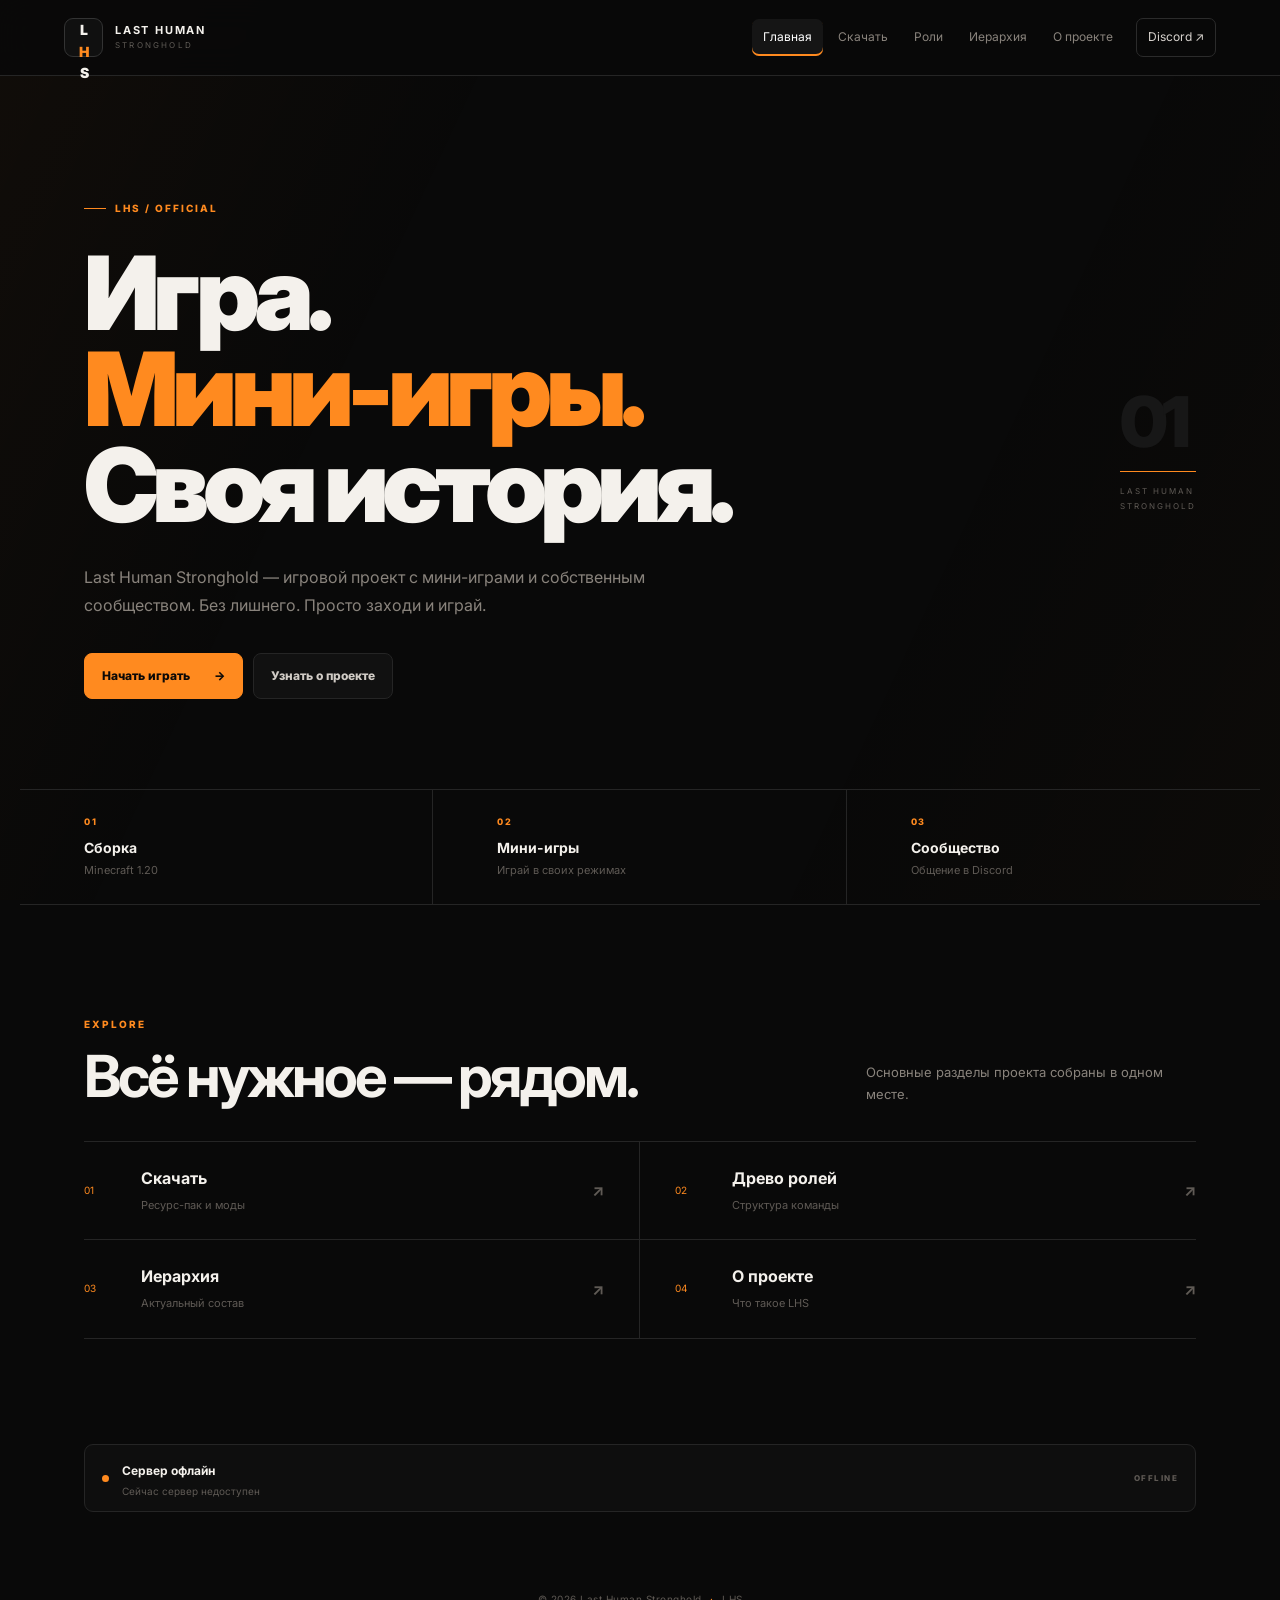
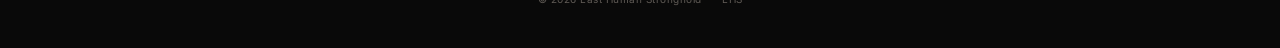
<file: index.html>
<!doctype html>
<html lang="ru">
<head>
<meta charset="utf-8"><meta name="viewport" content="width=device-width,initial-scale=1">
<title>LHS — Last Human Stronghold</title>
<meta name="description" content="Официальный сайт Last Human Stronghold — игровой проект с мини-играми.">
<link rel="stylesheet" href="style.css">
</head>
<body>
<header class="site-header"><a class="brand" href="index.html"><span class="brand-mark">L<span>H</span>S</span><span><b>LAST HUMAN</b><small>STRONGHOLD</small></span></a><nav><a class="active" href="index.html">Главная</a><a href="download.html">Скачать</a><a href="roles.html">Роли</a><a href="hierarchy.html">Иерархия</a><a href="about.html">О проекте</a><a class="nav-discord" href="https://discord.com" target="_blank" rel="noopener">Discord ↗</a></nav></header>
<main>
<section class="hero"><div class="hero-copy"><div class="kicker"><i></i> LHS / OFFICIAL</div><h1>Игра.<br><em>Мини-игры.</em><br>Своя история.</h1><p>Last Human Stronghold — игровой проект с мини-играми и собственным сообществом. Без лишнего. Просто заходи и играй.</p><div class="actions"><a class="button primary" href="download.html">Начать играть <span>→</span></a><a class="button ghost" href="about.html">Узнать о проекте</a></div></div><div class="hero-side"><div class="hero-number">01</div><div class="hero-line"></div><span>LAST HUMAN<br>STRONGHOLD</span></div></section>
<section class="quick"><div><span>01</span><b>Сборка</b><small>Minecraft 1.20</small></div><div><span>02</span><b>Мини-игры</b><small>Играй в своих режимах</small></div><div><span>03</span><b>Сообщество</b><small>Общение в Discord</small></div></section>
<section class="section"><div class="section-title"><div><span class="label">EXPLORE</span><h2>Всё нужное — рядом.</h2></div><p>Основные разделы проекта собраны в одном месте.</p></div><div class="grid-links"><a href="download.html"><span>01</span><div><b>Скачать</b><small>Ресурс-пак и моды</small></div><strong>↗</strong></a><a href="roles.html"><span>02</span><div><b>Древо ролей</b><small>Структура команды</small></div><strong>↗</strong></a><a href="hierarchy.html"><span>03</span><div><b>Иерархия</b><small>Актуальный состав</small></div><strong>↗</strong></a><a href="about.html"><span>04</span><div><b>О проекте</b><small>Что такое LHS</small></div><strong>↗</strong></a></div></section>
<section class="status-wrap"><div id="server-status" class="server-status"><span class="status-dot"></span><div><b>Проверяем сервер</b><small>Получаем актуальный статус</small></div><span class="status-arrow">LIVE</span></div></section>
</main><footer>© 2026 Last Human Stronghold <span>·</span> LHS</footer><script src="server-status-live.js" defer></script>
</body></html>
</file>
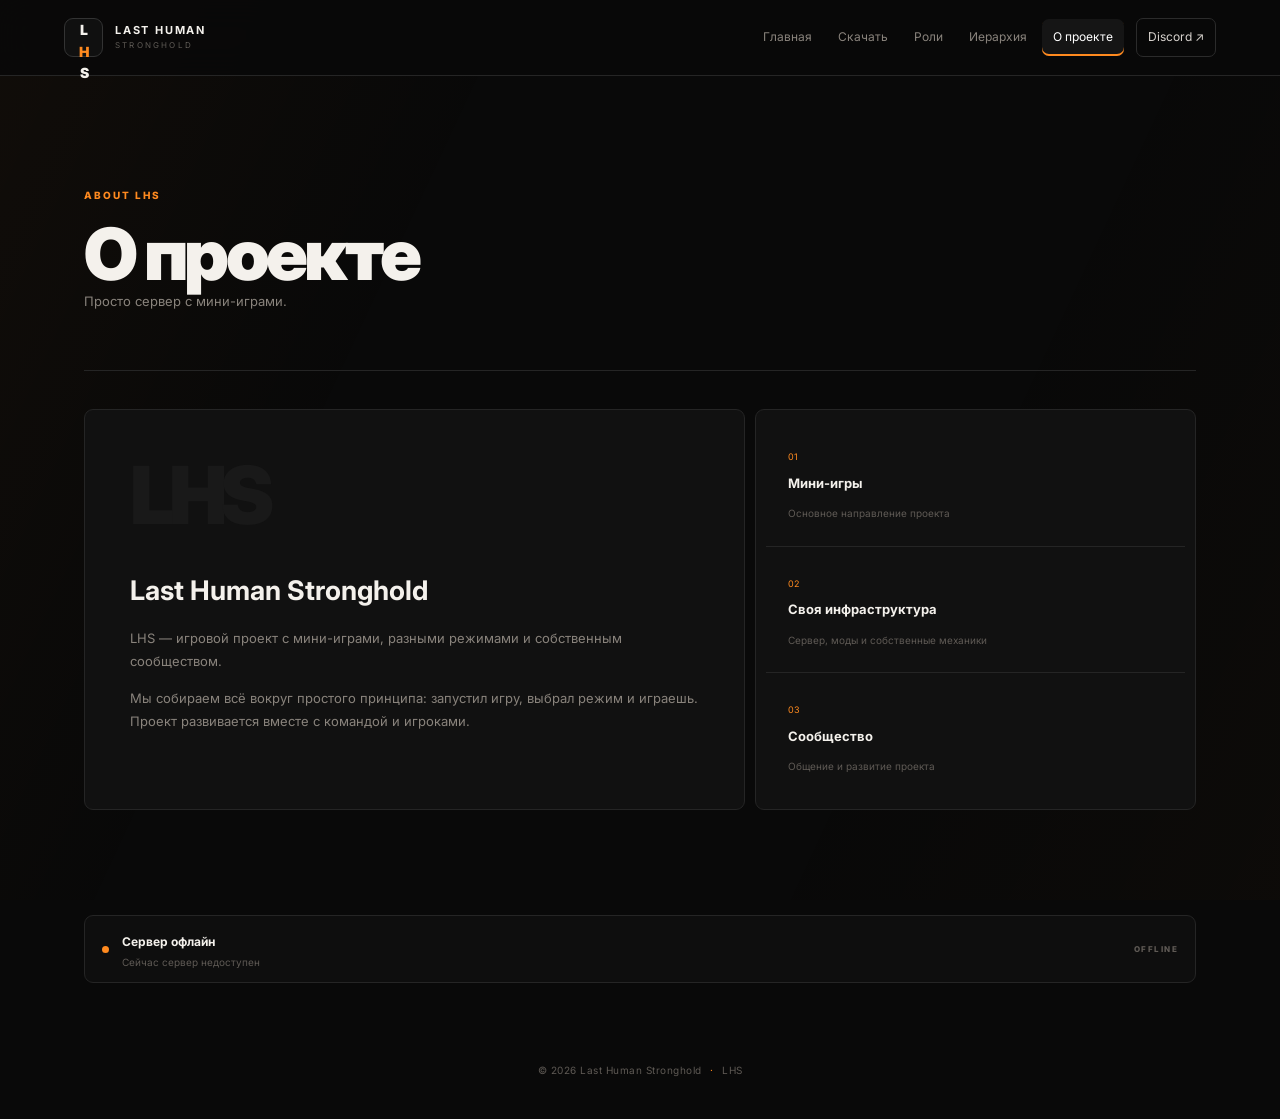
<file: about.html>
<!doctype html><html lang="ru"><head><meta charset="utf-8"><meta name="viewport" content="width=device-width,initial-scale=1"><title>О проекте — LHS</title><meta name="description" content="О Last Human Stronghold."><link rel="stylesheet" href="style.css"></head><body><header class="site-header"><a class="brand" href="index.html"><span class="brand-mark">L<span>H</span>S</span><span><b>LAST HUMAN</b><small>STRONGHOLD</small></span></a><nav><a href="index.html">Главная</a><a href="download.html">Скачать</a><a href="roles.html">Роли</a><a href="hierarchy.html">Иерархия</a><a class="active" href="about.html">О проекте</a><a class="nav-discord" href="https://discord.com" target="_blank" rel="noopener">Discord ↗</a></nav></header><main class="page"><div class="page-head"><span class="label">ABOUT LHS</span><h1>О проекте</h1><p>Просто сервер с мини-играми.</p></div><div class="about-layout"><article class="about-main"><span class="big-mark">LHS</span><h2>Last Human Stronghold</h2><p>LHS — игровой проект с мини-играми, разными режимами и собственным сообществом.</p><p>Мы собираем всё вокруг простого принципа: запустил игру, выбрал режим и играешь. Проект развивается вместе с командой и игроками.</p></article><aside><div><span>01</span><b>Мини-игры</b><small>Основное направление проекта</small></div><div><span>02</span><b>Своя инфраструктура</b><small>Сервер, моды и собственные механики</small></div><div><span>03</span><b>Сообщество</b><small>Общение и развитие проекта</small></div></aside></div></main><section class="status-wrap"><div id="server-status" class="server-status"><span class="status-dot"></span><div><b>Проверяем сервер</b><small>Получаем актуальный статус</small></div><span class="status-arrow">LIVE</span></div></section><footer>© 2026 Last Human Stronghold <span>·</span> LHS</footer><script src="server-status-live.js" defer></script></body></html>
</file>
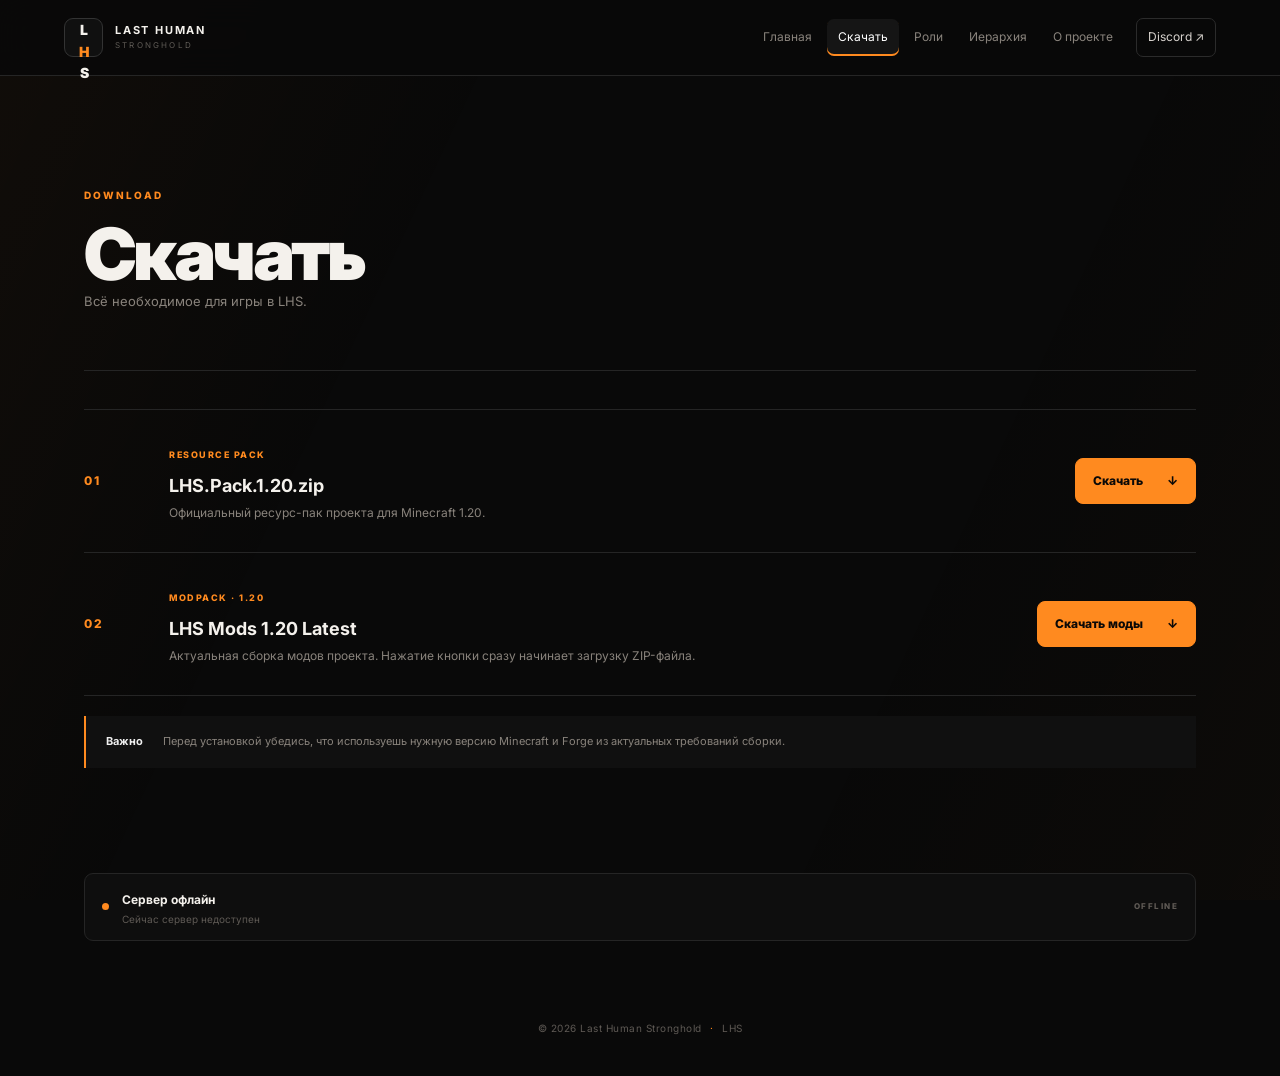
<file: download.html>
<!doctype html><html lang="ru"><head><meta charset="utf-8"><meta name="viewport" content="width=device-width,initial-scale=1"><title>Скачать — LHS</title><meta name="description" content="Файлы Last Human Stronghold."><link rel="stylesheet" href="style.css"></head><body><header class="site-header"><a class="brand" href="index.html"><span class="brand-mark">L<span>H</span>S</span><span><b>LAST HUMAN</b><small>STRONGHOLD</small></span></a><nav><a href="index.html">Главная</a><a class="active" href="download.html">Скачать</a><a href="roles.html">Роли</a><a href="hierarchy.html">Иерархия</a><a href="about.html">О проекте</a><a class="nav-discord" href="https://discord.com" target="_blank" rel="noopener">Discord ↗</a></nav></header><main class="page"><div class="page-head"><span class="label">DOWNLOAD</span><h1>Скачать</h1><p>Всё необходимое для игры в LHS.</p></div><div class="download-list"><article><div class="file-index">01</div><div class="file-info"><span>RESOURCE PACK</span><h2>LHS.Pack.1.20.zip</h2><p>Официальный ресурс-пак проекта для Minecraft 1.20.</p></div><a class="button primary" href="LHS.Pack.1.20.zip" download>Скачать <span>↓</span></a></article><article><div class="file-index">02</div><div class="file-info"><span>MODPACK · 1.20</span><h2>LHS Mods 1.20 Latest</h2><p>Актуальная сборка модов проекта. Нажатие кнопки сразу начинает загрузку ZIP-файла.</p></div><a class="button primary" href="https://github.com/LastHumanStronghold/LHS-Website/releases/download/v1.0/LHS.Mods.1.20.zip" download="LHS.Mods.1.20.zip">Скачать моды <span>↓</span></a></article></div><div class="notice"><b>Важно</b><span>Перед установкой убедись, что используешь нужную версию Minecraft и Forge из актуальных требований сборки.</span></div></main><section class="status-wrap"><div id="server-status" class="server-status"><span class="status-dot"></span><div><b>Проверяем сервер</b><small>Получаем актуальный статус</small></div><span class="status-arrow">LIVE</span></div></section><footer>© 2026 Last Human Stronghold <span>·</span> LHS</footer><script src="server-status-live.js" defer></script></body></html>
</file>
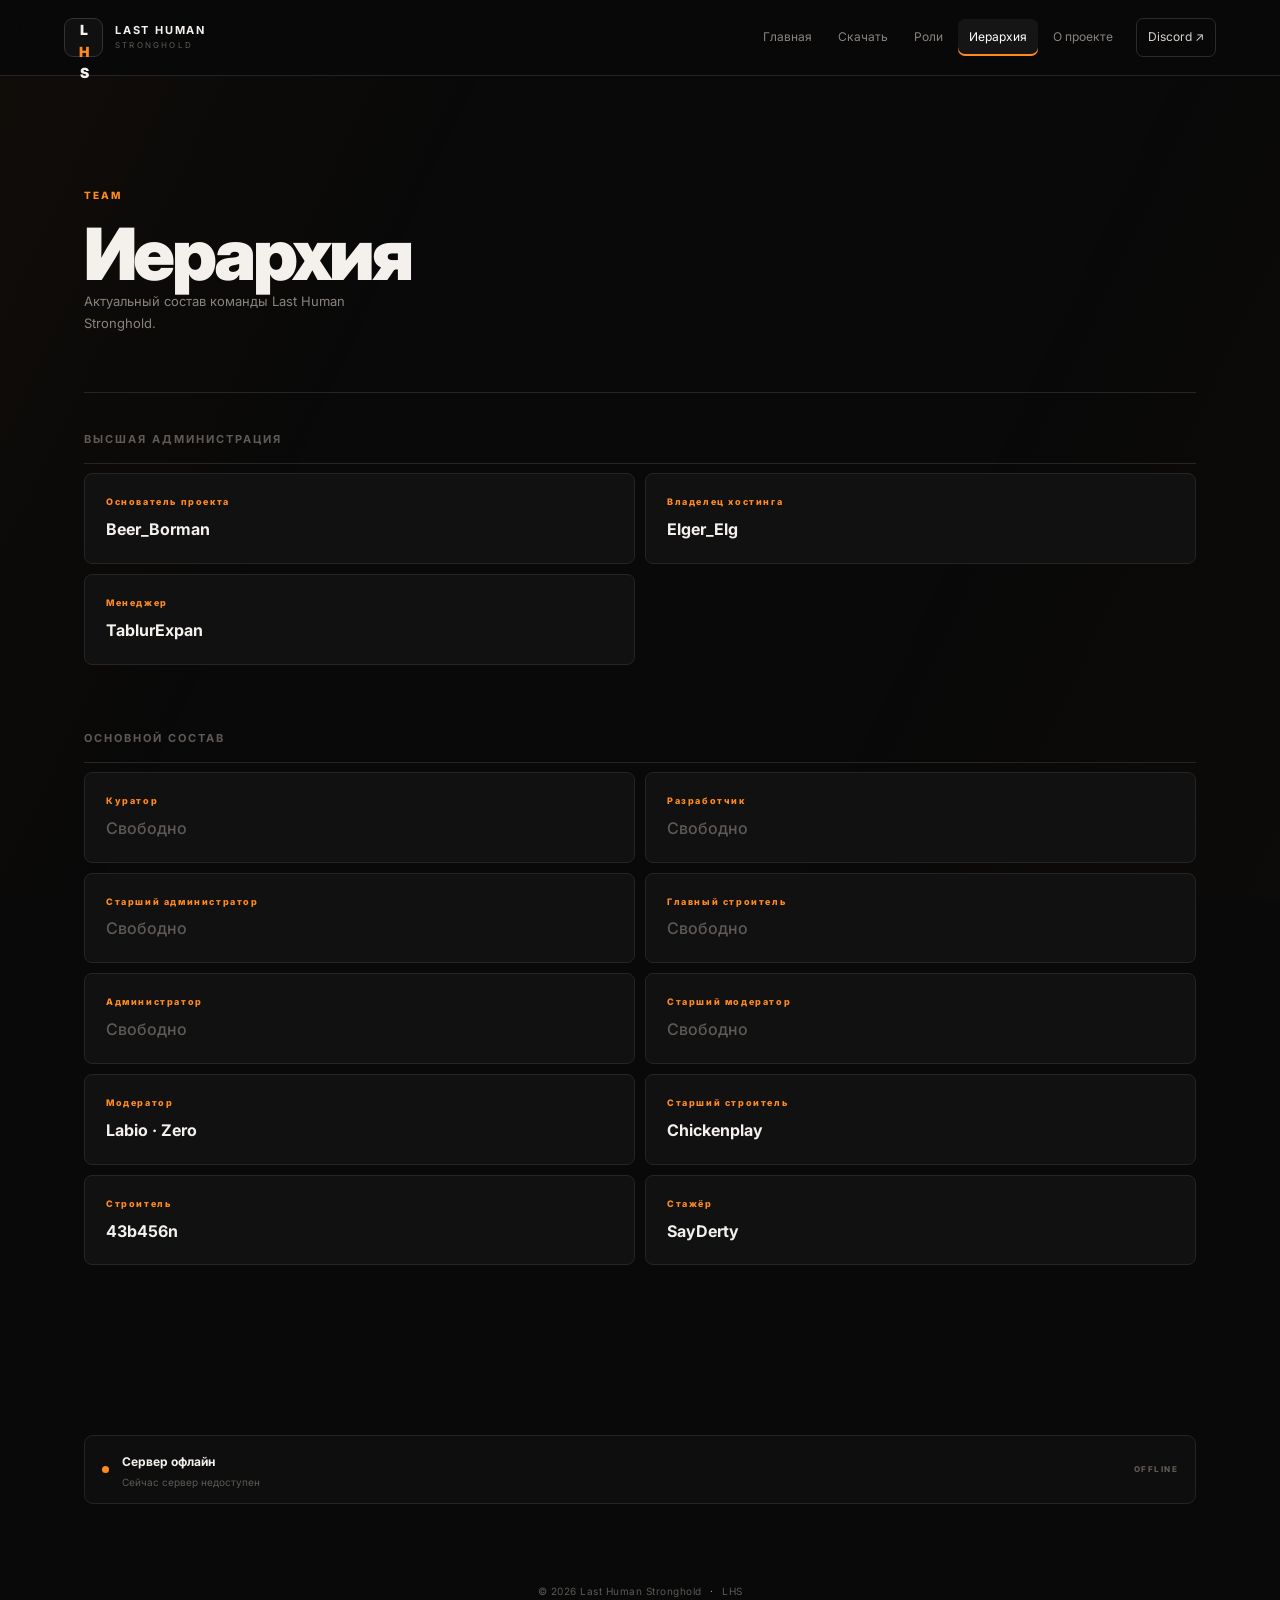
<file: hierarchy.html>
<!doctype html><html lang="ru"><head><meta charset="utf-8"><meta name="viewport" content="width=device-width,initial-scale=1"><title>Иерархия — LHS</title><meta name="description" content="Актуальная иерархия команды Last Human Stronghold."><link rel="stylesheet" href="style.css"></head><body><header class="site-header"><a class="brand" href="index.html"><span class="brand-mark">L<span>H</span>S</span><span><b>LAST HUMAN</b><small>STRONGHOLD</small></span></a><nav><a href="index.html">Главная</a><a href="download.html">Скачать</a><a href="roles.html">Роли</a><a class="active" href="hierarchy.html">Иерархия</a><a href="about.html">О проекте</a><a class="nav-discord" href="https://discord.com" target="_blank" rel="noopener">Discord ↗</a></nav></header><main class="page"><div class="page-head"><span class="label">TEAM</span><h1>Иерархия</h1><p>Актуальный состав команды Last Human Stronghold.</p></div><div class="team-section"><h2>Высшая администрация</h2><div class="team-grid"><article><span>Основатель проекта</span><b>Beer_Borman</b></article><article><span>Владелец хостинга</span><b>Elger_Elg</b></article><article><span>Менеджер</span><b>TablurExpan</b></article></div></div><div class="team-section"><h2>Основной состав</h2><div class="team-grid"><article><span>Куратор</span><b class="free">Свободно</b></article><article><span>Разработчик</span><b class="free">Свободно</b></article><article><span>Старший администратор</span><b class="free">Свободно</b></article><article><span>Главный строитель</span><b class="free">Свободно</b></article><article><span>Администратор</span><b class="free">Свободно</b></article><article><span>Старший модератор</span><b class="free">Свободно</b></article><article><span>Модератор</span><b>Labio · Zero</b></article><article><span>Старший строитель</span><b>Chickenplay</b></article><article><span>Строитель</span><b>43b456n</b></article><article><span>Стажёр</span><b>SayDerty</b></article></div></div></main><section class="status-wrap"><div id="server-status" class="server-status"><span class="status-dot"></span><div><b>Проверяем сервер</b><small>Получаем актуальный статус</small></div><span class="status-arrow">LIVE</span></div></section><footer>© 2026 Last Human Stronghold <span>·</span> LHS</footer><script src="server-status-live.js" defer></script></body></html>
</file>
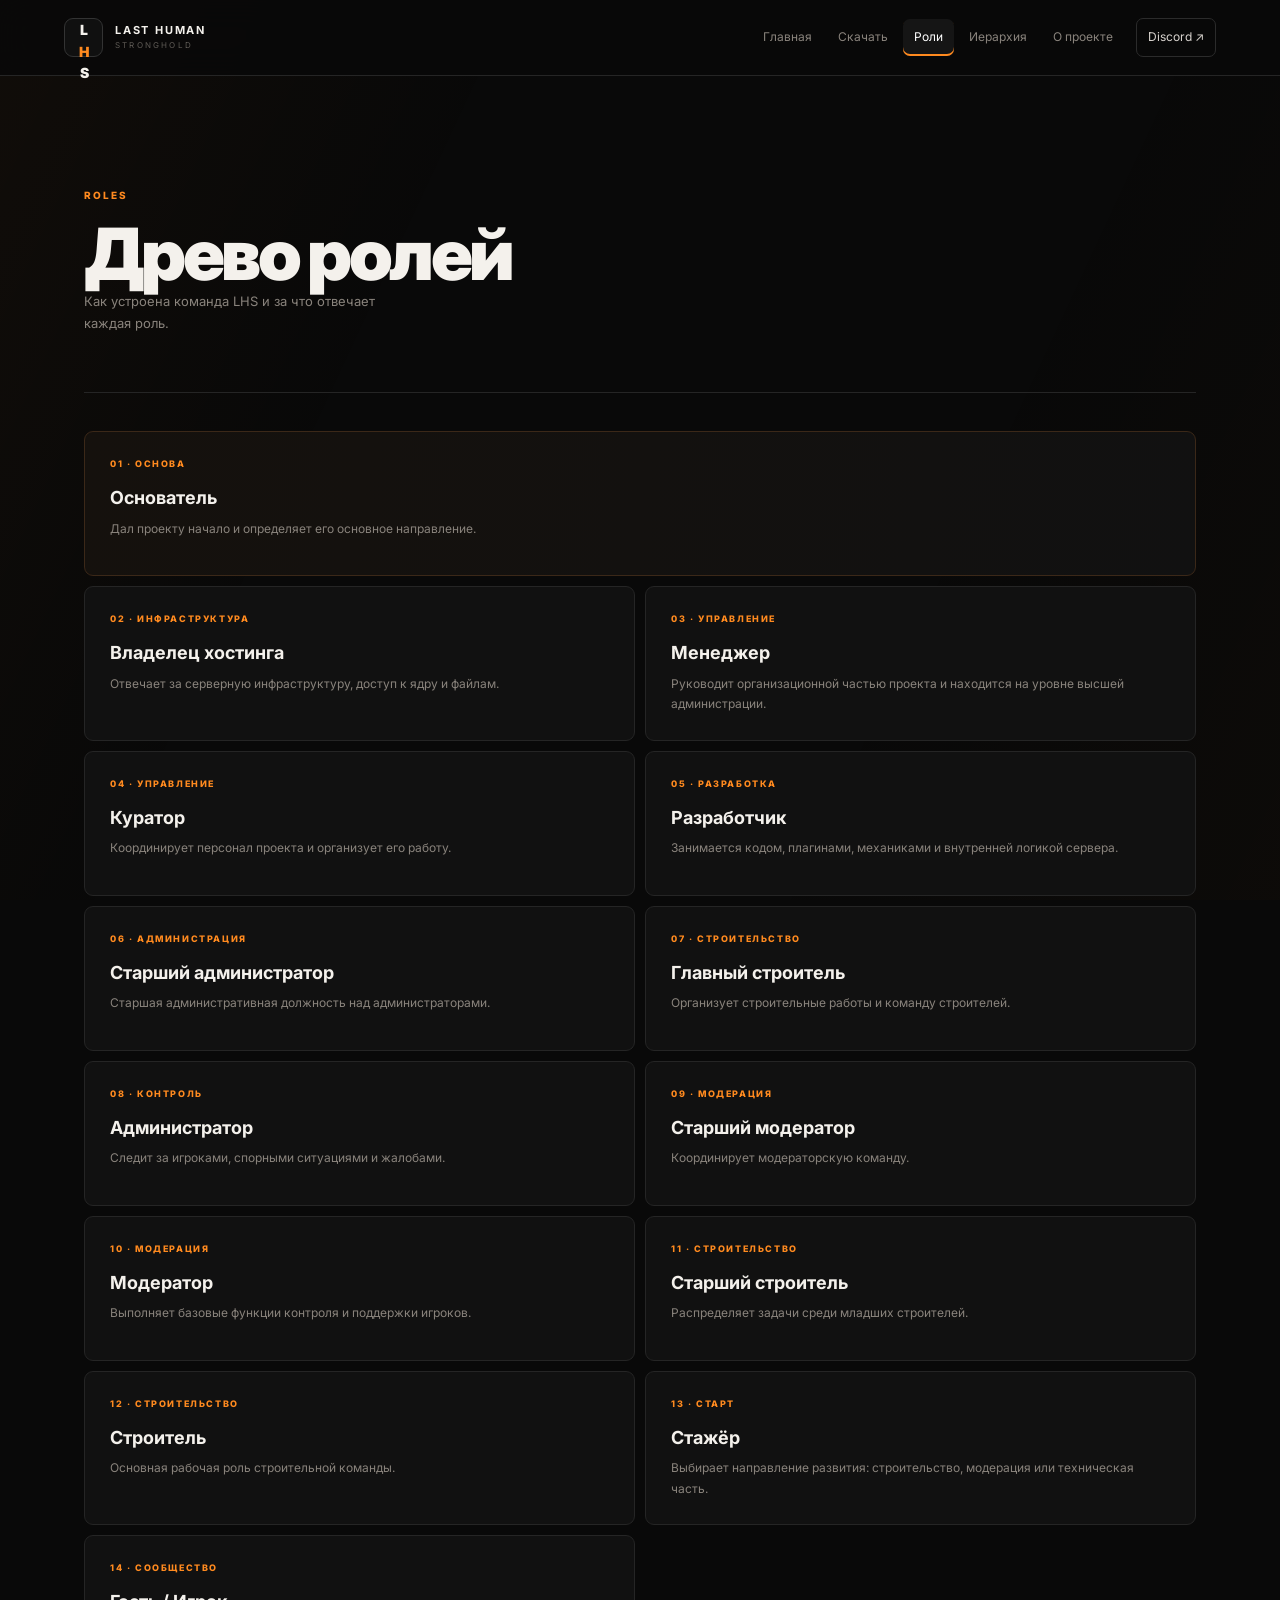
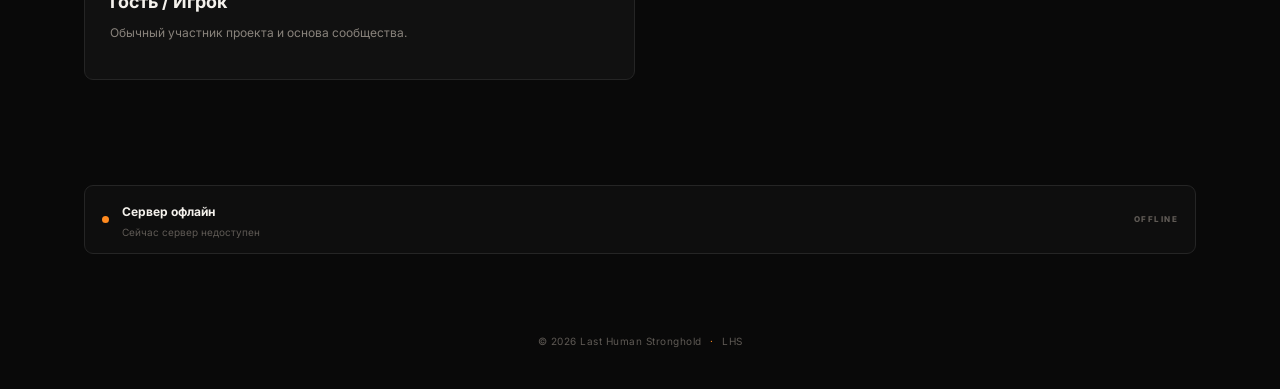
<file: roles.html>
<!doctype html><html lang="ru"><head><meta charset="utf-8"><meta name="viewport" content="width=device-width,initial-scale=1"><title>Древо ролей — LHS</title><meta name="description" content="Структура ролей Last Human Stronghold."><link rel="stylesheet" href="style.css"></head><body><header class="site-header"><a class="brand" href="index.html"><span class="brand-mark">L<span>H</span>S</span><span><b>LAST HUMAN</b><small>STRONGHOLD</small></span></a><nav><a href="index.html">Главная</a><a href="download.html">Скачать</a><a class="active" href="roles.html">Роли</a><a href="hierarchy.html">Иерархия</a><a href="about.html">О проекте</a><a class="nav-discord" href="https://discord.com" target="_blank" rel="noopener">Discord ↗</a></nav></header><main class="page"><div class="page-head"><span class="label">ROLES</span><h1>Древо ролей</h1><p>Как устроена команда LHS и за что отвечает каждая роль.</p></div><div class="role-list"><article class="role-main"><span>01 · ОСНОВА</span><h2>Основатель</h2><p>Дал проекту начало и определяет его основное направление.</p></article><article><span>02 · ИНФРАСТРУКТУРА</span><h2>Владелец хостинга</h2><p>Отвечает за серверную инфраструктуру, доступ к ядру и файлам.</p></article><article><span>03 · УПРАВЛЕНИЕ</span><h2>Менеджер</h2><p>Руководит организационной частью проекта и находится на уровне высшей администрации.</p></article><article><span>04 · УПРАВЛЕНИЕ</span><h2>Куратор</h2><p>Координирует персонал проекта и организует его работу.</p></article><article><span>05 · РАЗРАБОТКА</span><h2>Разработчик</h2><p>Занимается кодом, плагинами, механиками и внутренней логикой сервера.</p></article><article><span>06 · АДМИНИСТРАЦИЯ</span><h2>Старший администратор</h2><p>Старшая административная должность над администраторами.</p></article><article><span>07 · СТРОИТЕЛЬСТВО</span><h2>Главный строитель</h2><p>Организует строительные работы и команду строителей.</p></article><article><span>08 · КОНТРОЛЬ</span><h2>Администратор</h2><p>Следит за игроками, спорными ситуациями и жалобами.</p></article><article><span>09 · МОДЕРАЦИЯ</span><h2>Старший модератор</h2><p>Координирует модераторскую команду.</p></article><article><span>10 · МОДЕРАЦИЯ</span><h2>Модератор</h2><p>Выполняет базовые функции контроля и поддержки игроков.</p></article><article><span>11 · СТРОИТЕЛЬСТВО</span><h2>Старший строитель</h2><p>Распределяет задачи среди младших строителей.</p></article><article><span>12 · СТРОИТЕЛЬСТВО</span><h2>Строитель</h2><p>Основная рабочая роль строительной команды.</p></article><article><span>13 · СТАРТ</span><h2>Стажёр</h2><p>Выбирает направление развития: строительство, модерация или техническая часть.</p></article><article><span>14 · СООБЩЕСТВО</span><h2>Гость / Игрок</h2><p>Обычный участник проекта и основа сообщества.</p></article></div></main><section class="status-wrap"><div id="server-status" class="server-status"><span class="status-dot"></span><div><b>Проверяем сервер</b><small>Получаем актуальный статус</small></div><span class="status-arrow">LIVE</span></div></section><footer>© 2026 Last Human Stronghold <span>·</span> LHS</footer><script src="server-status-live.js" defer></script></body></html>
</file>
<file: style.css>
@import url('https://fonts.googleapis.com/css2?family=Inter:wght@400;500;600;700;800;900&display=swap');
:root{--bg:#090909;--panel:#111111;--panel2:#151515;--line:#252525;--text:#f4f1ec;--muted:#89837c;--dim:#5f5a55;--orange:#ff8a1f;--orange2:#ffad5b}*{box-sizing:border-box}html{scroll-behavior:smooth}body{margin:0;min-height:100vh;background:var(--bg);color:var(--text);font-family:Inter,system-ui,-apple-system,"Segoe UI",Arial,sans-serif;line-height:1.55}body:before{content:"";position:fixed;inset:0;pointer-events:none;background:linear-gradient(115deg,rgba(255,138,31,.035),transparent 32%,transparent 68%,rgba(255,138,31,.018));z-index:-1}a{color:inherit}.site-header{height:76px;padding:0 clamp(20px,5vw,72px);display:flex;align-items:center;justify-content:space-between;border-bottom:1px solid var(--line);position:sticky;top:0;background:rgba(9,9,9,.92);backdrop-filter:blur(16px);z-index:20}.brand{display:flex;align-items:center;gap:12px;text-decoration:none}.brand-mark{width:39px;height:39px;display:grid;place-items:center;border:1px solid #333;border-radius:9px;background:#101010;font-size:14px;font-weight:900;letter-spacing:-1px}.brand-mark span{color:var(--orange)}.brand b{display:block;font-size:11px;letter-spacing:1.8px;line-height:1.1}.brand small{display:block;color:var(--dim);font-size:8px;letter-spacing:2.2px;margin-top:3px}nav{display:flex;align-items:center;gap:4px}nav a{padding:9px 11px;color:var(--muted);text-decoration:none;font-size:12px;border-radius:7px;transition:color .18s,background .18s}nav a:hover,nav a.active{color:#fff;background:#151515}nav a.active{box-shadow:inset 0 -2px var(--orange)}nav .nav-discord{margin-left:8px;border:1px solid #2b2b2b;color:#d8d3ce}.hero{max-width:1240px;min-height:650px;margin:auto;padding:clamp(75px,10vw,125px) clamp(20px,5vw,72px) 90px;display:grid;grid-template-columns:1fr 180px;align-items:end;border-bottom:1px solid var(--line)}.hero-copy{max-width:800px}.kicker,.label{color:var(--orange);font-size:10px;font-weight:800;letter-spacing:2px}.kicker{display:flex;align-items:center;gap:9px;margin-bottom:28px}.kicker i{display:block;width:22px;height:1px;background:var(--orange)}h1{font-size:clamp(54px,8vw,104px);line-height:.94;letter-spacing:-.065em;margin:0;font-weight:900}h1 em{font-style:normal;color:var(--orange)}.hero p{max-width:630px;color:var(--muted);font-size:16px;margin:30px 0 34px;line-height:1.75}.actions{display:flex;gap:10px;flex-wrap:wrap}.button{display:inline-flex;align-items:center;gap:24px;min-height:46px;padding:0 17px;border-radius:8px;text-decoration:none;font-size:12px;font-weight:800;border:1px solid var(--line);transition:transform .18s,border-color .18s,background .18s}.button:hover{transform:translateY(-2px);border-color:#444}.button.primary{background:var(--orange);color:#0b0907;border-color:var(--orange)}.button.primary:hover{background:var(--orange2)}.button.ghost{color:#d0cbc5;background:#111}.hero-side{align-self:center;justify-self:end;color:var(--dim);font-size:8px;letter-spacing:2px;line-height:1.8}.hero-number{font-size:70px;line-height:1;font-weight:900;color:#171717;letter-spacing:-6px}.hero-line{height:1px;width:100%;background:var(--orange);margin:14px 0 12px}.quick{max-width:1240px;margin:auto;display:grid;grid-template-columns:repeat(3,1fr);border-bottom:1px solid var(--line)}.quick div{padding:25px clamp(20px,5vw,72px);border-right:1px solid var(--line)}.quick div:last-child{border:0}.quick span,.file-index,.team-grid article span,.role-list article>span{display:block;color:var(--orange);font-size:9px;font-weight:800;letter-spacing:1.6px}.quick b{display:block;font-size:14px;margin-top:8px}.quick small{display:block;color:var(--dim);font-size:11px;margin-top:3px}.section,.page{max-width:1240px;margin:auto;padding:105px clamp(20px,5vw,72px)}.section-title{display:flex;justify-content:space-between;gap:40px;align-items:end;margin-bottom:36px}.section-title h2,.page-head h1{font-size:clamp(35px,5vw,58px);letter-spacing:-.05em;line-height:1;margin:12px 0 0}.section-title p,.page-head p{color:var(--muted);font-size:13px;max-width:330px;margin:0;line-height:1.7}.grid-links{display:grid;grid-template-columns:1fr 1fr;border-top:1px solid var(--line)}.grid-links a{display:grid;grid-template-columns:42px 1fr 25px;align-items:center;gap:15px;padding:24px 0;border-bottom:1px solid var(--line);text-decoration:none}.grid-links a:nth-child(odd){padding-right:35px;border-right:1px solid var(--line)}.grid-links a:nth-child(even){padding-left:35px}.grid-links span{color:var(--orange);font-size:10px}.grid-links b{display:block;font-size:16px}.grid-links small{color:var(--dim);font-size:11px}.grid-links strong{color:var(--dim);font-size:16px;text-align:right}.grid-links a:hover b,.grid-links a:hover strong{color:var(--orange)}.status-wrap{max-width:1240px;margin:auto;padding:0 clamp(20px,5vw,72px) 55px}.server-status{min-height:68px;border:1px solid var(--line);background:#0e0e0e;display:flex;align-items:center;gap:13px;padding:12px 17px;border-radius:9px}.server-status b{font-size:12px}.server-status small{display:block;color:var(--dim);font-size:10px;margin-top:2px}.status-dot{width:7px;height:7px;border-radius:50%;background:var(--orange);flex:0 0 7px}.status-arrow{margin-left:auto;color:var(--dim);font-size:8px;font-weight:800;letter-spacing:1.5px}.server-status.online{border-color:#23402b}.server-status.online .status-dot{background:#5bc87a}.server-status.online .status-arrow{color:#5bc87a}.page-head{padding-bottom:58px;border-bottom:1px solid var(--line);margin-bottom:38px}.page-head h1{font-size:clamp(44px,6vw,72px)}.download-list{border-top:1px solid var(--line)}.download-list article{display:grid;grid-template-columns:60px 1fr auto;gap:25px;align-items:center;padding:30px 0;border-bottom:1px solid var(--line)}.file-info span{color:var(--orange);font-size:9px;font-weight:800;letter-spacing:1.5px}.file-info h2{font-size:18px;margin:7px 0 4px}.file-info p{color:var(--muted);font-size:12px;margin:0;max-width:600px}.file-index{font-size:12px}.notice{margin-top:20px;border-left:2px solid var(--orange);background:#101010;padding:17px 20px;display:flex;gap:20px;font-size:11px;color:var(--muted)}.notice b{color:#eee}.role-list{display:grid;grid-template-columns:1fr 1fr;gap:10px}.role-list article{border:1px solid var(--line);background:var(--panel);padding:25px;border-radius:9px;min-height:145px}.role-list article.role-main{grid-column:1/-1;background:linear-gradient(100deg,#15110d,#111);border-color:#3b2818}.role-list h2{font-size:18px;margin:13px 0 7px}.role-list p{font-size:12px;color:var(--muted);margin:0;line-height:1.7}.team-section{margin-bottom:65px}.team-section>h2{font-size:11px;text-transform:uppercase;letter-spacing:2px;color:var(--dim);padding-bottom:15px;border-bottom:1px solid var(--line)}.team-grid{display:grid;grid-template-columns:repeat(2,1fr);gap:10px}.team-grid article{background:var(--panel);border:1px solid var(--line);padding:21px;border-radius:8px}.team-grid article b{display:block;font-size:16px;margin-top:8px}.team-grid .free{color:var(--dim);font-weight:500}.about-layout{display:grid;grid-template-columns:1.5fr 1fr;gap:10px}.about-main,.about-layout aside{border:1px solid var(--line);background:var(--panel);border-radius:9px}.about-main{padding:45px}.big-mark{font-size:80px;line-height:1;font-weight:900;letter-spacing:-7px;color:#191919}.about-main h2{font-size:27px;margin:35px 0 15px}.about-main p{color:var(--muted);font-size:13px;line-height:1.8;max-width:650px}.about-layout aside{padding:10px}.about-layout aside div{padding:22px;border-bottom:1px solid var(--line)}.about-layout aside div:last-child{border:0}.about-layout aside span{color:var(--orange);font-size:9px}.about-layout aside b{display:block;font-size:13px;margin:6px 0}.about-layout aside small{color:var(--dim);font-size:10px}footer{padding:25px 20px 40px;text-align:center;color:var(--dim);font-size:10px;letter-spacing:.5px}footer span{color:var(--orange);padding:0 5px}@media(max-width:800px){.site-header{height:auto;min-height:72px;align-items:flex-start;padding-top:16px;padding-bottom:16px;gap:16px;flex-direction:column}nav{width:100%;overflow-x:auto}.hero{grid-template-columns:1fr;min-height:auto;padding-top:80px}.hero-side{display:none}.quick{grid-template-columns:1fr}.quick div{border-right:0;border-bottom:1px solid var(--line)}.section-title{display:block}.section-title p{margin-top:18px}.download-list article{grid-template-columns:40px 1fr}.download-list .button{grid-column:2;justify-self:start}.role-list,.team-grid,.about-layout{grid-template-columns:1fr}.grid-links{grid-template-columns:1fr}.grid-links a:nth-child(odd){padding-right:0;border-right:0}.grid-links a:nth-child(even){padding-left:0}.about-main{padding:30px}.big-mark{font-size:60px}}@media(max-width:480px){nav a{font-size:11px;padding:8px}.hero h1{font-size:51px}.section,.page{padding-top:70px;padding-bottom:70px}.download-list article{gap:14px}.notice{display:block}.notice span{display:block;margin-top:8px}}
</file>
